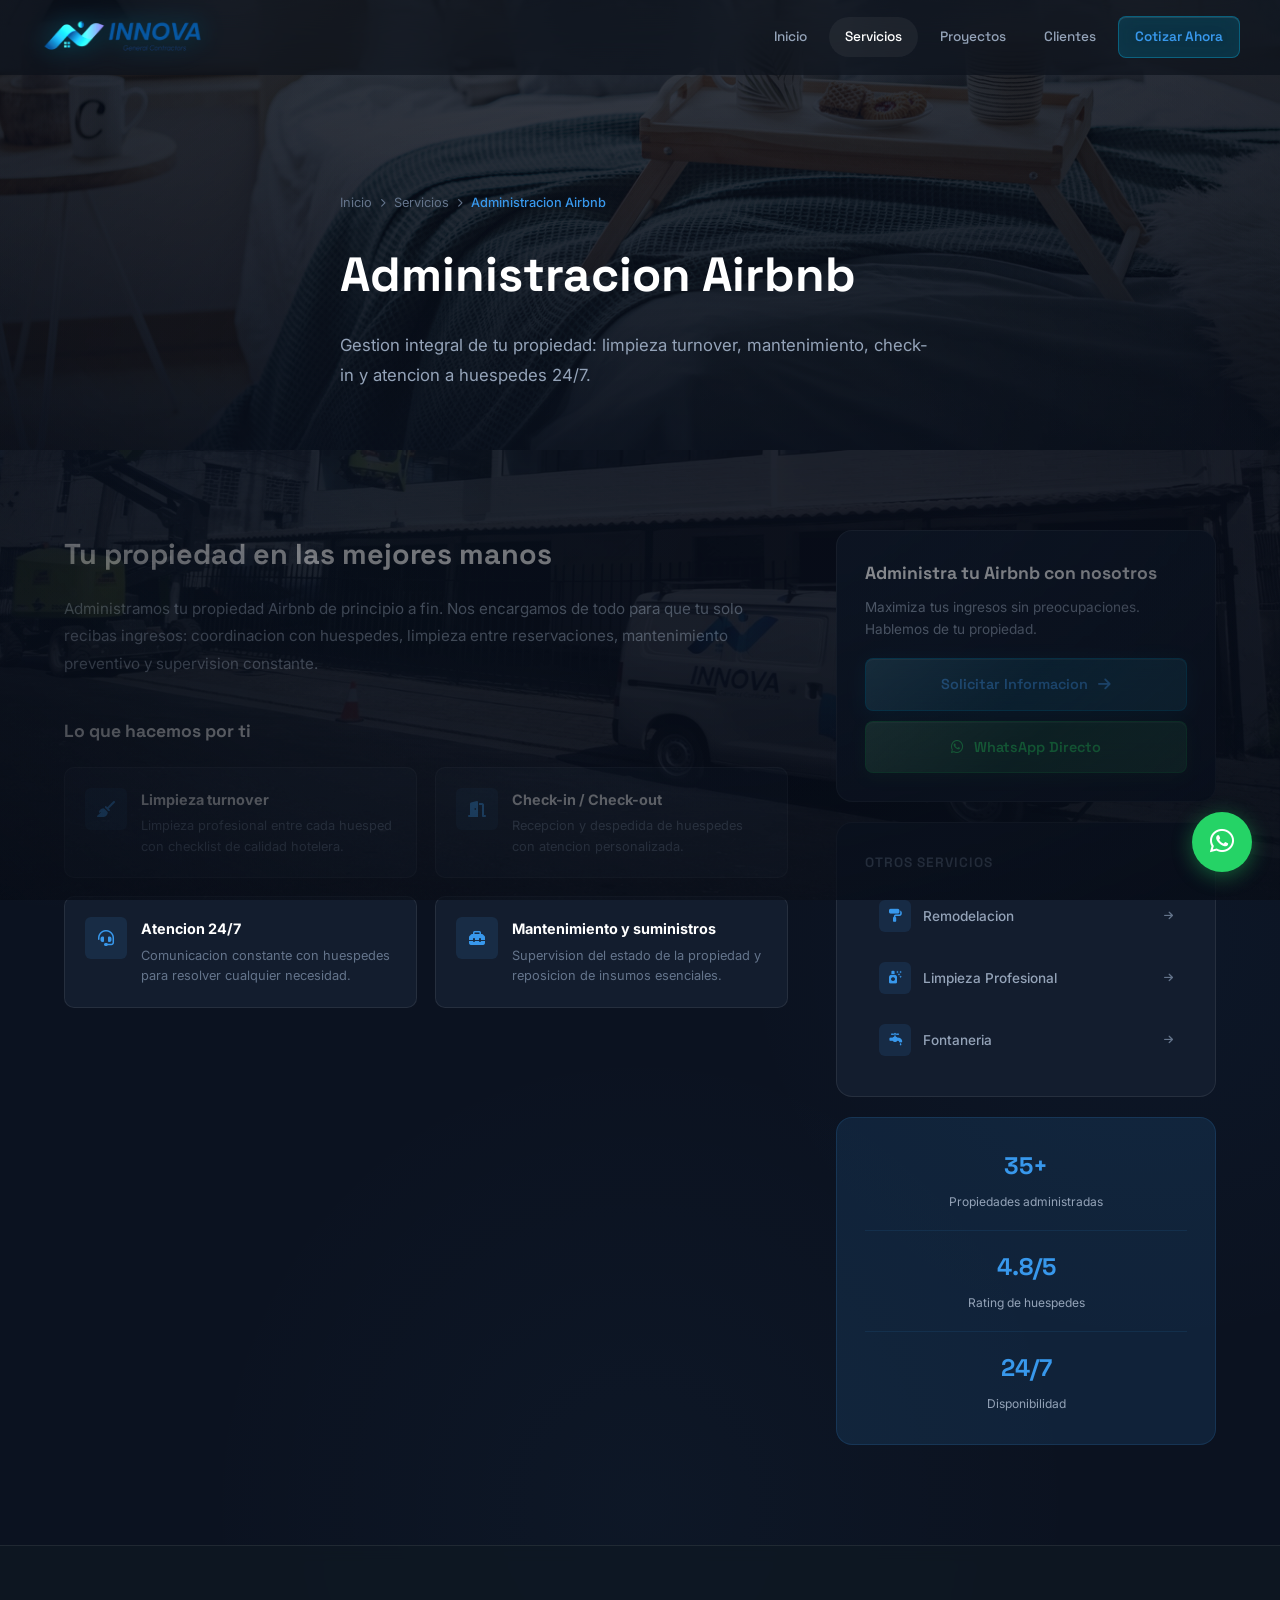
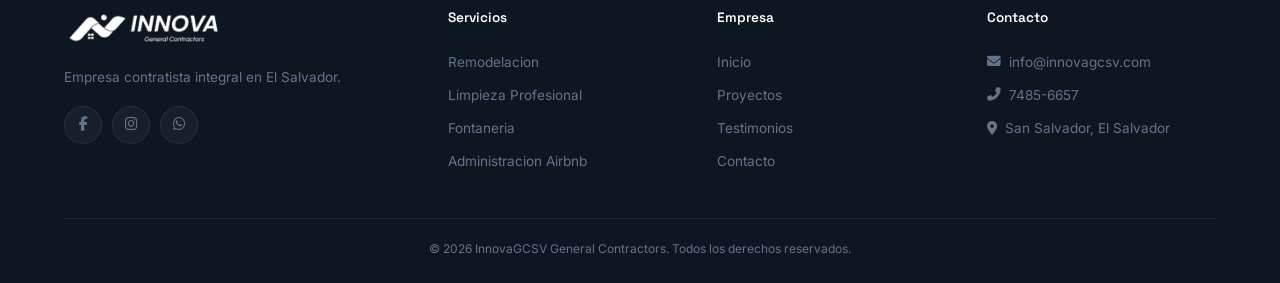
<file: servicios/airbnb.html>
<!DOCTYPE html>
<html lang="es">
<head>
    <meta charset="UTF-8">
    <meta name="viewport" content="width=device-width, initial-scale=1.0">
    <title>Administracion Airbnb en El Salvador | InnovaGCSV</title>
    <meta name="description" content="Servicio de administracion integral de propiedades Airbnb en El Salvador. Limpieza turnover, check-in, atencion a huespedes 24/7, mantenimiento y supervision.">
    <meta name="keywords" content="administracion Airbnb El Salvador, property management, gestion propiedades alquiler, Airbnb management, turnover">
    <meta property="og:title" content="Administracion Airbnb | InnovaGCSV">
    <meta property="og:description" content="Gestion integral de tu propiedad Airbnb en El Salvador: limpieza, mantenimiento, check-in y atencion a huespedes.">
    <meta property="og:type" content="website">
    <meta property="og:url" content="https://innovagcsv.com/servicios/airbnb.html">
    <link rel="icon" type="image/png" href="../images/logos/logo-square-dark.png">
    <link rel="canonical" href="https://innovagcsv.com/servicios/airbnb.html">
    <link rel="preconnect" href="https://fonts.googleapis.com">
    <link rel="preconnect" href="https://fonts.gstatic.com" crossorigin>
    <link href="https://fonts.googleapis.com/css2?family=Inter:wght@300;400;500;600;700;800;900&family=Space+Grotesk:wght@400;500;600;700&display=swap" rel="stylesheet">
    <link rel="stylesheet" href="https://cdnjs.cloudflare.com/ajax/libs/font-awesome/6.5.1/css/all.min.css">
    <link rel="stylesheet" href="../css/styles.css">
    <link rel="stylesheet" href="../css/servicios.css">
</head>
<body>
    <header class="header scrolled" id="header">
        <div class="container header-inner">
            <a href="../index.html" class="logo">
                <img src="../images/logos/logo-horizontal-color.png" alt="InnovaGCSV" class="logo-img">
            </a>
            <button class="nav-toggle" id="navToggle" aria-label="Menu"><span></span><span></span><span></span></button>
            <nav class="nav" id="nav">
                <a href="../index.html" class="nav-link">Inicio</a>
                <a href="../index.html#servicios" class="nav-link active">Servicios</a>
                <a href="../index.html#proyectos" class="nav-link">Proyectos</a>
                <a href="../index.html#testimonios" class="nav-link">Clientes</a>
                <a href="../index.html#contacto" class="nav-link cta-nav">Cotizar Ahora</a>
            </nav>
        </div>
    </header>

    <section class="service-hero">
        <div class="service-hero-bg">
            <img src="../images/airbnb/airbnb-1.jpg" alt="Administracion Airbnb" loading="eager">
            <div class="service-hero-overlay"></div>
        </div>
        <div class="container service-hero-inner">
            <nav class="breadcrumb" aria-label="Breadcrumb"><a href="../index.html">Inicio</a><i class="fas fa-chevron-right"></i><a href="../index.html#servicios">Servicios</a><i class="fas fa-chevron-right"></i><span>Administracion Airbnb</span></nav>
            <h1>Administracion Airbnb</h1>
            <p>Gestion integral de tu propiedad: limpieza turnover, mantenimiento, check-in y atencion a huespedes 24/7.</p>
        </div>
    </section>

    <section class="service-content">
        <div class="container">
            <div class="service-grid">
                <div class="service-main">
                    <h2>Tu propiedad en las mejores manos</h2>
                    <p>Administramos tu propiedad Airbnb de principio a fin. Nos encargamos de todo para que tu solo recibas ingresos: coordinacion con huespedes, limpieza entre reservaciones, mantenimiento preventivo y supervision constante.</p>

                    <div class="service-features-list">
                        <h3>Lo que hacemos por ti</h3>
                        <div class="features-grid">
                            <div class="feature-item">
                                <div class="feature-icon"><i class="fas fa-broom"></i></div>
                                <div>
                                    <strong>Limpieza turnover</strong>
                                    <p>Limpieza profesional entre cada huesped con checklist de calidad hotelera.</p>
                                </div>
                            </div>
                            <div class="feature-item">
                                <div class="feature-icon"><i class="fas fa-door-open"></i></div>
                                <div>
                                    <strong>Check-in / Check-out</strong>
                                    <p>Recepcion y despedida de huespedes con atencion personalizada.</p>
                                </div>
                            </div>
                            <div class="feature-item">
                                <div class="feature-icon"><i class="fas fa-headset"></i></div>
                                <div>
                                    <strong>Atencion 24/7</strong>
                                    <p>Comunicacion constante con huespedes para resolver cualquier necesidad.</p>
                                </div>
                            </div>
                            <div class="feature-item">
                                <div class="feature-icon"><i class="fas fa-toolbox"></i></div>
                                <div>
                                    <strong>Mantenimiento y suministros</strong>
                                    <p>Supervision del estado de la propiedad y reposicion de insumos esenciales.</p>
                                </div>
                            </div>
                        </div>
                    </div>

                </div>

                <aside class="service-sidebar">
                    <div class="sidebar-card sidebar-cta">
                        <h3>Administra tu Airbnb con nosotros</h3>
                        <p>Maximiza tus ingresos sin preocupaciones. Hablemos de tu propiedad.</p>
                        <a href="../index.html#contacto" class="btn btn-primary btn-full"><span>Solicitar Informacion</span><i class="fas fa-arrow-right"></i></a>
                        <a href="https://wa.me/50374856657?text=Hola%2C%20me%20interesa%20la%20administracion%20Airbnb" target="_blank" rel="noopener" class="btn btn-whatsapp btn-full"><i class="fab fa-whatsapp"></i><span>WhatsApp Directo</span></a>
                    </div>
                    <div class="sidebar-card sidebar-services">
                        <h4>Otros servicios</h4>
                        <a href="remodelacion.html" class="sidebar-service-link"><i class="fas fa-paint-roller"></i><span>Remodelacion</span><i class="fas fa-arrow-right"></i></a>
                        <a href="limpieza.html" class="sidebar-service-link"><i class="fas fa-spray-can-sparkles"></i><span>Limpieza Profesional</span><i class="fas fa-arrow-right"></i></a>
                        <a href="fontaneria.html" class="sidebar-service-link"><i class="fas fa-faucet-drip"></i><span>Fontaneria</span><i class="fas fa-arrow-right"></i></a>
                    </div>
                    <div class="sidebar-card sidebar-trust">
                        <div class="trust-stat"><strong>35+</strong><span>Propiedades administradas</span></div>
                        <div class="trust-stat"><strong>4.8/5</strong><span>Rating de huespedes</span></div>
                        <div class="trust-stat"><strong>24/7</strong><span>Disponibilidad</span></div>
                    </div>
                </aside>
            </div>
        </div>
    </section>

    <footer class="footer">
        <div class="container">
            <div class="footer-grid">
                <div class="footer-brand"><img src="../images/logos/logo-horizontal-blanco.png" alt="InnovaGCSV" class="footer-logo"><p>Empresa contratista integral en El Salvador.</p><div class="footer-social"><a href="https://www.facebook.com/innovagcsv" target="_blank" rel="noopener" aria-label="Facebook"><i class="fab fa-facebook-f"></i></a><a href="https://www.instagram.com/innovagcsv" target="_blank" rel="noopener" aria-label="Instagram"><i class="fab fa-instagram"></i></a><a href="https://wa.me/50374856657" target="_blank" rel="noopener" aria-label="WhatsApp"><i class="fab fa-whatsapp"></i></a></div></div>
                <div class="footer-links"><h4>Servicios</h4><a href="remodelacion.html">Remodelacion</a><a href="limpieza.html">Limpieza Profesional</a><a href="fontaneria.html">Fontaneria</a><a href="airbnb.html">Administracion Airbnb</a></div>
                <div class="footer-links"><h4>Empresa</h4><a href="../index.html">Inicio</a><a href="../index.html#proyectos">Proyectos</a><a href="../index.html#testimonios">Testimonios</a><a href="../index.html#contacto">Contacto</a></div>
                <div class="footer-contact"><h4>Contacto</h4><a href="mailto:info@innovagcsv.com"><i class="fas fa-envelope"></i> info@innovagcsv.com</a><a href="tel:+50374856657"><i class="fas fa-phone-alt"></i> 7485-6657</a><a href="#"><i class="fas fa-map-marker-alt"></i> San Salvador, El Salvador</a></div>
            </div>
            <div class="footer-bottom"><p>&copy; 2026 InnovaGCSV General Contractors. Todos los derechos reservados.</p></div>
        </div>
    </footer>
    <a href="https://wa.me/50374856657?text=Hola%2C%20me%20interesa%20la%20administracion%20Airbnb" class="whatsapp-float" target="_blank" rel="noopener" aria-label="WhatsApp"><i class="fab fa-whatsapp"></i></a>
    <script src="../js/main.js"></script><script src="../js/servicios.js"></script>
    <script type="application/ld+json">{"@context":"https://schema.org","@type":"Service","name":"Administracion Airbnb","description":"Gestion integral de propiedades Airbnb en El Salvador.","provider":{"@type":"LocalBusiness","name":"InnovaGCSV General Contractors"},"areaServed":{"@type":"Country","name":"El Salvador"},"url":"https://innovagcsv.com/servicios/airbnb.html"}</script>
</body>
</html>
</file>
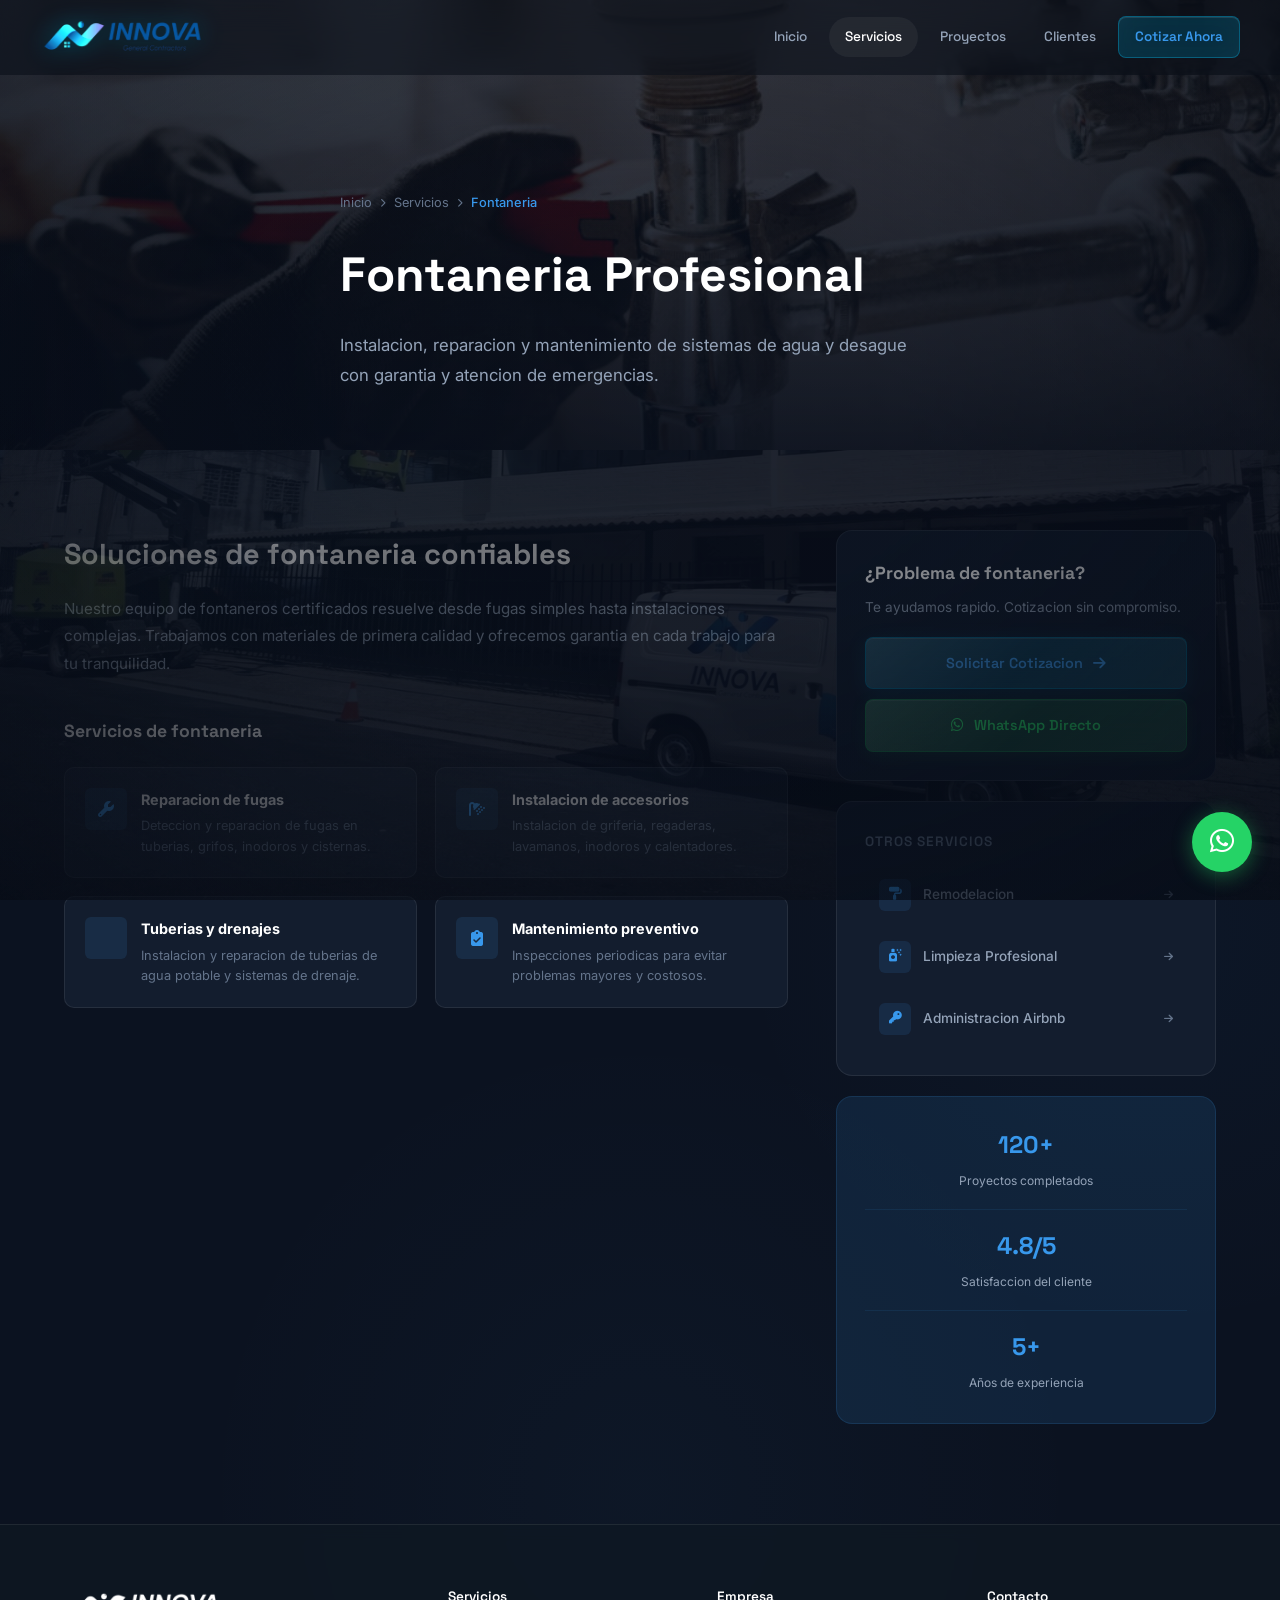
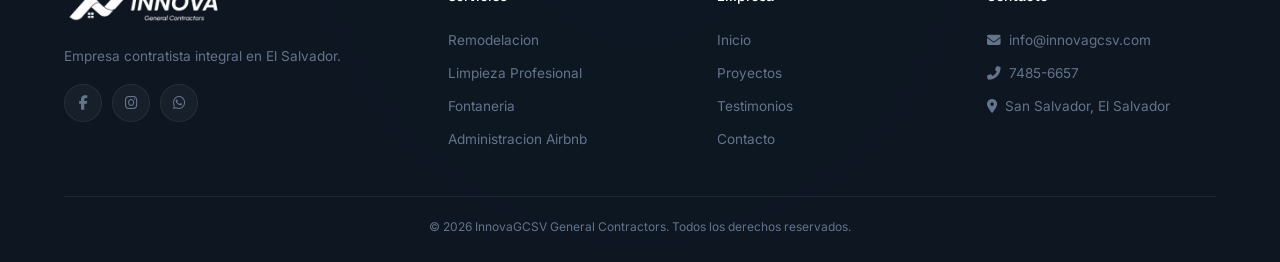
<file: servicios/fontaneria.html>
<!DOCTYPE html>
<html lang="es">
<head>
    <meta charset="UTF-8">
    <meta name="viewport" content="width=device-width, initial-scale=1.0">
    <title>Fontaneria Profesional en El Salvador | InnovaGCSV</title>
    <meta name="description" content="Servicio de fontaneria profesional en El Salvador. Reparacion de fugas, instalacion de tuberias, mantenimiento preventivo y emergencias. Garantia en cada trabajo.">
    <meta name="keywords" content="fontaneria El Salvador, plomeria, reparacion de tuberias, fugas de agua, instalacion sanitaria">
    <meta property="og:title" content="Fontaneria Profesional | InnovaGCSV">
    <meta property="og:description" content="Instalacion, reparacion y mantenimiento de sistemas de agua y desague en El Salvador.">
    <meta property="og:type" content="website">
    <meta property="og:url" content="https://innovagcsv.com/servicios/fontaneria.html">
    <link rel="icon" type="image/png" href="../images/logos/logo-square-dark.png">
    <link rel="canonical" href="https://innovagcsv.com/servicios/fontaneria.html">
    <link rel="preconnect" href="https://fonts.googleapis.com">
    <link rel="preconnect" href="https://fonts.gstatic.com" crossorigin>
    <link href="https://fonts.googleapis.com/css2?family=Inter:wght@300;400;500;600;700;800;900&family=Space+Grotesk:wght@400;500;600;700&display=swap" rel="stylesheet">
    <link rel="stylesheet" href="https://cdnjs.cloudflare.com/ajax/libs/font-awesome/6.5.1/css/all.min.css">
    <link rel="stylesheet" href="../css/styles.css">
    <link rel="stylesheet" href="../css/servicios.css">
</head>
<body>
    <header class="header scrolled" id="header">
        <div class="container header-inner">
            <a href="../index.html" class="logo">
                <img src="../images/logos/logo-horizontal-color.png" alt="InnovaGCSV" class="logo-img">
            </a>
            <button class="nav-toggle" id="navToggle" aria-label="Menu"><span></span><span></span><span></span></button>
            <nav class="nav" id="nav">
                <a href="../index.html" class="nav-link">Inicio</a>
                <a href="../index.html#servicios" class="nav-link active">Servicios</a>
                <a href="../index.html#proyectos" class="nav-link">Proyectos</a>
                <a href="../index.html#testimonios" class="nav-link">Clientes</a>
                <a href="../index.html#contacto" class="nav-link cta-nav">Cotizar Ahora</a>
            </nav>
        </div>
    </header>

    <section class="service-hero">
        <div class="service-hero-bg">
            <img src="../images/fontaneria/fontaneria-1.jpg" alt="Fontaneria profesional" loading="eager">
            <div class="service-hero-overlay"></div>
        </div>
        <div class="container service-hero-inner">
            <nav class="breadcrumb" aria-label="Breadcrumb"><a href="../index.html">Inicio</a><i class="fas fa-chevron-right"></i><a href="../index.html#servicios">Servicios</a><i class="fas fa-chevron-right"></i><span>Fontaneria</span></nav>
            <h1>Fontaneria Profesional</h1>
            <p>Instalacion, reparacion y mantenimiento de sistemas de agua y desague con garantia y atencion de emergencias.</p>
        </div>
    </section>

    <section class="service-content">
        <div class="container">
            <div class="service-grid">
                <div class="service-main">
                    <h2>Soluciones de fontaneria confiables</h2>
                    <p>Nuestro equipo de fontaneros certificados resuelve desde fugas simples hasta instalaciones complejas. Trabajamos con materiales de primera calidad y ofrecemos garantia en cada trabajo para tu tranquilidad.</p>

                    <div class="service-features-list">
                        <h3>Servicios de fontaneria</h3>
                        <div class="features-grid">
                            <div class="feature-item">
                                <div class="feature-icon"><i class="fas fa-wrench"></i></div>
                                <div>
                                    <strong>Reparacion de fugas</strong>
                                    <p>Deteccion y reparacion de fugas en tuberias, grifos, inodoros y cisternas.</p>
                                </div>
                            </div>
                            <div class="feature-item">
                                <div class="feature-icon"><i class="fas fa-shower"></i></div>
                                <div>
                                    <strong>Instalacion de accesorios</strong>
                                    <p>Instalacion de griferia, regaderas, lavamanos, inodoros y calentadores.</p>
                                </div>
                            </div>
                            <div class="feature-item">
                                <div class="feature-icon"><i class="fas fa-pipe-section"></i></div>
                                <div>
                                    <strong>Tuberias y drenajes</strong>
                                    <p>Instalacion y reparacion de tuberias de agua potable y sistemas de drenaje.</p>
                                </div>
                            </div>
                            <div class="feature-item">
                                <div class="feature-icon"><i class="fas fa-clipboard-check"></i></div>
                                <div>
                                    <strong>Mantenimiento preventivo</strong>
                                    <p>Inspecciones periodicas para evitar problemas mayores y costosos.</p>
                                </div>
                            </div>
                        </div>
                    </div>

                </div>

                <aside class="service-sidebar">
                    <div class="sidebar-card sidebar-cta">
                        <h3>¿Problema de fontaneria?</h3>
                        <p>Te ayudamos rapido. Cotizacion sin compromiso.</p>
                        <a href="../index.html#contacto" class="btn btn-primary btn-full"><span>Solicitar Cotizacion</span><i class="fas fa-arrow-right"></i></a>
                        <a href="https://wa.me/50374856657?text=Hola%2C%20necesito%20servicio%20de%20fontaneria" target="_blank" rel="noopener" class="btn btn-whatsapp btn-full"><i class="fab fa-whatsapp"></i><span>WhatsApp Directo</span></a>
                    </div>
                    <div class="sidebar-card sidebar-services">
                        <h4>Otros servicios</h4>
                        <a href="remodelacion.html" class="sidebar-service-link"><i class="fas fa-paint-roller"></i><span>Remodelacion</span><i class="fas fa-arrow-right"></i></a>
                        <a href="limpieza.html" class="sidebar-service-link"><i class="fas fa-spray-can-sparkles"></i><span>Limpieza Profesional</span><i class="fas fa-arrow-right"></i></a>
                        <a href="airbnb.html" class="sidebar-service-link"><i class="fas fa-key"></i><span>Administracion Airbnb</span><i class="fas fa-arrow-right"></i></a>
                    </div>
                    <div class="sidebar-card sidebar-trust">
                        <div class="trust-stat"><strong>120+</strong><span>Proyectos completados</span></div>
                        <div class="trust-stat"><strong>4.8/5</strong><span>Satisfaccion del cliente</span></div>
                        <div class="trust-stat"><strong>5+</strong><span>Años de experiencia</span></div>
                    </div>
                </aside>
            </div>
        </div>
    </section>

    <footer class="footer">
        <div class="container">
            <div class="footer-grid">
                <div class="footer-brand"><img src="../images/logos/logo-horizontal-blanco.png" alt="InnovaGCSV" class="footer-logo"><p>Empresa contratista integral en El Salvador.</p><div class="footer-social"><a href="https://www.facebook.com/innovagcsv" target="_blank" rel="noopener" aria-label="Facebook"><i class="fab fa-facebook-f"></i></a><a href="https://www.instagram.com/innovagcsv" target="_blank" rel="noopener" aria-label="Instagram"><i class="fab fa-instagram"></i></a><a href="https://wa.me/50374856657" target="_blank" rel="noopener" aria-label="WhatsApp"><i class="fab fa-whatsapp"></i></a></div></div>
                <div class="footer-links"><h4>Servicios</h4><a href="remodelacion.html">Remodelacion</a><a href="limpieza.html">Limpieza Profesional</a><a href="fontaneria.html">Fontaneria</a><a href="airbnb.html">Administracion Airbnb</a></div>
                <div class="footer-links"><h4>Empresa</h4><a href="../index.html">Inicio</a><a href="../index.html#proyectos">Proyectos</a><a href="../index.html#testimonios">Testimonios</a><a href="../index.html#contacto">Contacto</a></div>
                <div class="footer-contact"><h4>Contacto</h4><a href="mailto:info@innovagcsv.com"><i class="fas fa-envelope"></i> info@innovagcsv.com</a><a href="tel:+50374856657"><i class="fas fa-phone-alt"></i> 7485-6657</a><a href="#"><i class="fas fa-map-marker-alt"></i> San Salvador, El Salvador</a></div>
            </div>
            <div class="footer-bottom"><p>&copy; 2026 InnovaGCSV General Contractors. Todos los derechos reservados.</p></div>
        </div>
    </footer>
    <a href="https://wa.me/50374856657?text=Hola%2C%20necesito%20servicio%20de%20fontaneria" class="whatsapp-float" target="_blank" rel="noopener" aria-label="WhatsApp"><i class="fab fa-whatsapp"></i></a>
    <script src="../js/main.js"></script><script src="../js/servicios.js"></script>
    <script type="application/ld+json">{"@context":"https://schema.org","@type":"Service","name":"Fontaneria Profesional","description":"Servicio de fontaneria profesional en El Salvador.","provider":{"@type":"LocalBusiness","name":"InnovaGCSV General Contractors"},"areaServed":{"@type":"Country","name":"El Salvador"},"url":"https://innovagcsv.com/servicios/fontaneria.html"}</script>
</body>
</html>
</file>
<file: css/styles.css>
/* ============================================
   InnovaGCSV — Modern Professional Rebuild
   ============================================ */

*, *::before, *::after { margin:0; padding:0; box-sizing:border-box; }

:root {
    --bg: #0b1220;
    --bg-card: #131d2e;
    --bg-card-hover: #1a2740;
    --bg-surface: #101a2a;
    --border: rgba(255,255,255,.08);
    --border-hover: rgba(56,152,236,.25);
    --cyan: #3898ec;
    --cyan-dim: rgba(56,152,236,.12);
    --cyan-glow: rgba(56,152,236,.08);
    --accent-light: #5bb8f5;
    --white: #ffffff;
    --text-primary: #e8edf5;
    --text-secondary: #94a3b8;
    --text-muted: #64748b;
    --gold: #fbbf24;
    --green: #22c55e;
    --whatsapp: #25d366;
    --gradient-cyan: linear-gradient(135deg, #3898ec 0%, #2563eb 100%);
    --gradient-bg: linear-gradient(180deg, #0b1220 0%, #0f1d33 50%, #0b1220 100%);
    --radius: 16px;
    --radius-sm: 10px;
    --radius-xs: 6px;
    --radius-full: 9999px;
    --shadow: 0 4px 24px rgba(0,0,0,.25);
    --shadow-lg: 0 12px 48px rgba(0,0,0,.35);
    --transition: all .3s cubic-bezier(.4,0,.2,1);
    --font-heading: 'Space Grotesk', sans-serif;
    --font-body: 'Inter', sans-serif;
}

html { scroll-behavior: smooth; scroll-padding-top: 90px; }

body {
    font-family: var(--font-body);
    color: var(--text-primary);
    line-height: 1.7;
    background: var(--bg);
    background-image:
        radial-gradient(ellipse 80% 50% at 10% 20%, rgba(91,184,245,.04) 0%, transparent 60%),
        radial-gradient(ellipse 60% 40% at 90% 50%, rgba(56,152,236,.035) 0%, transparent 55%),
        radial-gradient(ellipse 70% 50% at 50% 80%, rgba(91,184,245,.03) 0%, transparent 50%);
    overflow-x: hidden;
    -webkit-font-smoothing: antialiased;
    position: relative;
}

/* Global watermark (fixed background image) */
body::before {
    content: '';
    position: fixed;
    inset: 0;
    width: 100vw;
    height: 100vh;
    background-image: url('../images/watermark.jpeg');
    background-size: cover;
    background-position: center center;
    background-repeat: no-repeat;
    /* background-attachment: fixed se quita porque iOS no lo soporta;
       position: fixed ya logra el efecto de marca de agua estatica */
    opacity: 0.18;
    filter: grayscale(20%) contrast(0.95) saturate(1.1);
    pointer-events: none;
    z-index: 0;
    will-change: transform;
}

/* Dark overlay on top of watermark for readability */
body::after {
    content: '';
    position: fixed;
    inset: 0;
    background:
        linear-gradient(180deg, rgba(5,10,20,.35) 0%, rgba(5,10,20,.55) 100%),
        radial-gradient(ellipse at center, transparent 30%, rgba(5,10,20,.5) 100%);
    pointer-events: none;
    z-index: 0;
}

/* Ensure all content stays above watermark */
.header, .loader, .hero, .trust-bar, .about-us, .services, .process,
.projects, .video-showcase, .testimonials, .cta-section, .contact, .footer,
.whatsapp-float, .lightbox { position: relative; z-index: 1; }

/* Mobile: refuerzo del watermark para iOS/Android */
@media (max-width: 1024px) {
    body::before {
        position: fixed;
        background-attachment: scroll;
        background-size: cover;
        opacity: 0.15;
    }
}
@media (max-width: 768px) {
    body::before {
        opacity: 0.13;
        filter: grayscale(30%) contrast(0.9) saturate(1.05);
    }
}

.container { max-width: 1200px; margin: 0 auto; padding: 0 24px; }
img { max-width: 100%; height: auto; display: block; }
a { text-decoration: none; color: inherit; }
ul { list-style: none; }

/* Gradient text utility */
.gradient-text {
    background: var(--gradient-cyan);
    -webkit-background-clip: text;
    -webkit-text-fill-color: transparent;
    background-clip: text;
}

/* ---- LOADER ---- */
.loader {
    position: fixed; inset: 0; z-index: 9999;
    background: var(--bg);
    display: flex; align-items: center; justify-content: center;
    transition: opacity .5s, visibility .5s;
}
.loader.hidden { opacity: 0; visibility: hidden; pointer-events: none; }
.loader-logo { text-align: center; }
.loader-logo img { height: 60px; margin: 0 auto 20px; }
.loader-bar { width: 180px; height: 3px; background: var(--border); border-radius: 3px; overflow: hidden; }
.loader-progress { height: 100%; width: 0; background: var(--gradient-cyan); border-radius: 3px; animation: load .8s ease-out forwards; }
@keyframes load { to { width: 100%; } }

/* ---- BUTTONS (Glass / Rectangular) ---- */
.btn {
    display: inline-flex; align-items: center; gap: 10px;
    padding: 13px 28px;
    border-radius: 8px;
    font-family: var(--font-heading);
    font-weight: 600; font-size: .9rem;
    cursor: pointer;
    border: 1px solid rgba(255,255,255,.1);
    transition: var(--transition);
    white-space: nowrap;
    position: relative;
    overflow: hidden;
    backdrop-filter: blur(12px);
    -webkit-backdrop-filter: blur(12px);
}
.btn::before {
    content: '';
    position: absolute; inset: 0;
    background: linear-gradient(135deg, rgba(255,255,255,.12) 0%, rgba(255,255,255,.02) 50%, rgba(255,255,255,.06) 100%);
    pointer-events: none;
    transition: opacity .3s;
}
.btn:hover::before { opacity: .6; }
.btn-lg { padding: 16px 34px; font-size: .95rem; }
.btn-full { width: 100%; justify-content: center; }

.btn-primary {
    background: rgba(0,200,255,.18);
    color: var(--cyan);
    border-color: rgba(0,200,255,.3);
    box-shadow: 0 4px 20px rgba(0,200,255,.12), inset 0 1px 0 rgba(255,255,255,.1);
}
.btn-primary:hover {
    background: rgba(0,200,255,.28);
    border-color: rgba(0,200,255,.5);
    transform: translateY(-2px);
    box-shadow: 0 8px 32px rgba(0,200,255,.25), inset 0 1px 0 rgba(255,255,255,.15);
}
.btn-primary i { transition: transform .3s; }
.btn-primary:hover i { transform: translateX(4px); }

.btn-ghost {
    background: rgba(255,255,255,.04);
    color: var(--text-primary);
    border-color: rgba(255,255,255,.08);
    box-shadow: inset 0 1px 0 rgba(255,255,255,.06);
}
.btn-ghost:hover {
    border-color: rgba(0,200,255,.25);
    color: var(--cyan);
    background: rgba(0,200,255,.08);
    box-shadow: 0 4px 16px rgba(0,200,255,.08), inset 0 1px 0 rgba(255,255,255,.08);
}

.btn-outline-dark {
    background: rgba(255,255,255,.03);
    color: var(--cyan);
    border-color: rgba(255,255,255,.08);
    font-size: .85rem;
    padding: 10px 20px;
    box-shadow: inset 0 1px 0 rgba(255,255,255,.05);
}
.btn-outline-dark:hover {
    border-color: rgba(0,200,255,.3);
    background: rgba(0,200,255,.1);
    box-shadow: 0 4px 16px rgba(0,200,255,.08), inset 0 1px 0 rgba(255,255,255,.08);
}
.btn-outline-dark i { font-size: .75rem; transition: transform .3s; }
.btn-outline-dark:hover i { transform: translateX(4px); }

.btn-whatsapp {
    background: rgba(37,211,102,.2);
    color: var(--whatsapp);
    border-color: rgba(37,211,102,.3);
    box-shadow: 0 4px 16px rgba(37,211,102,.1), inset 0 1px 0 rgba(255,255,255,.08);
}
.btn-whatsapp:hover {
    background: rgba(37,211,102,.3);
    border-color: rgba(37,211,102,.5);
    transform: translateY(-2px);
    box-shadow: 0 8px 24px rgba(37,211,102,.2), inset 0 1px 0 rgba(255,255,255,.12);
}

/* ---- HEADER ---- */
.header {
    position: fixed; top: 0; left: 0; width: 100%; z-index: 1000;
    background: rgba(5,10,20,.5);
    backdrop-filter: blur(20px); -webkit-backdrop-filter: blur(20px);
    border-bottom: 1px solid transparent;
    transition: var(--transition);
}
.header.scrolled {
    background: rgba(5,10,20,.9);
    border-color: var(--border);
}
.header-inner {
    display: flex; align-items: center; justify-content: space-between;
    padding: 14px 0;
}
.logo { display: flex; align-items: center; }
.logo-wrap {
    position: relative;
    display: flex; align-items: center;
    transition: var(--transition);
}
.logo-img {
    height: 46px;
    display: block;
    filter:
        brightness(1.4)
        contrast(1.1)
        drop-shadow(0 0 12px rgba(0,200,255,.35))
        drop-shadow(0 2px 8px rgba(0,0,0,.4));
    transition: var(--transition);
}
.logo:hover .logo-img {
    filter:
        brightness(1.5)
        contrast(1.15)
        drop-shadow(0 0 16px rgba(0,200,255,.55))
        drop-shadow(0 2px 10px rgba(0,0,0,.4));
    transform: translateY(-1px);
}

.nav { display: flex; align-items: center; gap: 6px; }
.nav-link {
    font-family: var(--font-heading);
    font-weight: 500; font-size: .85rem;
    color: var(--text-secondary);
    padding: 8px 16px; border-radius: var(--radius-full);
    transition: var(--transition);
}
.nav-link:hover, .nav-link.active { color: var(--white); background: rgba(255,255,255,.05); }
.nav-link.cta-nav {
    background: rgba(0,200,255,.18);
    color: var(--cyan); font-weight: 600;
    border: 1px solid rgba(0,200,255,.3);
    border-radius: 8px;
    backdrop-filter: blur(12px); -webkit-backdrop-filter: blur(12px);
    box-shadow: inset 0 1px 0 rgba(255,255,255,.1);
}
.nav-link.cta-nav:hover {
    background: rgba(0,200,255,.28);
    border-color: rgba(0,200,255,.5);
    box-shadow: 0 4px 20px rgba(0,200,255,.2), inset 0 1px 0 rgba(255,255,255,.12);
}

.nav-toggle {
    display: none; background: none; border: none; cursor: pointer;
    width: 32px; height: 24px; position: relative; padding: 0;
}
.nav-toggle span {
    display: block; position: absolute; left: 0;
    width: 100%; height: 2px; background: var(--white);
    border-radius: 2px; transition: var(--transition);
}
.nav-toggle span:nth-child(1) { top: 0; }
.nav-toggle span:nth-child(2) { top: 11px; }
.nav-toggle span:nth-child(3) { top: 22px; }
.nav-toggle.open span:nth-child(1) { top: 11px; transform: rotate(45deg); }
.nav-toggle.open span:nth-child(2) { opacity: 0; }
.nav-toggle.open span:nth-child(3) { top: 11px; transform: rotate(-45deg); }

/* ---- HERO ---- */
.hero {
    position: relative;
    min-height: 100vh;
    display: flex; align-items: center;
    padding: 120px 0 80px;
    overflow: hidden;
}
.hero-bg {
    position: absolute; inset: 0;
    background: url('../images/hero-portada.png') center/cover no-repeat;
}
.hero-gradient {
    position: absolute; inset: 0;
    background:
        radial-gradient(ellipse 80% 60% at 20% 40%, rgba(56,152,236,.1) 0%, transparent 60%),
        radial-gradient(ellipse 60% 50% at 80% 60%, rgba(56,152,236,.08) 0%, transparent 60%),
        linear-gradient(180deg, rgba(11,18,32,.5) 0%, rgba(15,29,51,.4) 50%, rgba(11,18,32,.65) 100%);
}
.hero-grid-pattern { display: none; }

.hero-inner {
    display: grid;
    grid-template-columns: 1fr .9fr;
    gap: 60px; align-items: center;
    position: relative; z-index: 1;
}

.hero-badge {
    display: inline-flex; align-items: center; gap: 8px;
    padding: 6px 16px 6px 10px;
    border-radius: var(--radius-full);
    background: var(--cyan-dim);
    border: 1px solid rgba(0,200,255,.15);
    font-size: .8rem; color: var(--cyan);
    font-weight: 500;
    margin-bottom: 24px;
}
.hero-badge i { font-size: .7rem; }

.hero-title {
    font-family: var(--font-heading);
    font-size: clamp(2rem, 4.5vw, 3.4rem);
    font-weight: 800; line-height: 1.15;
    color: var(--white);
    margin-bottom: 20px;
}

.hero-text {
    font-size: 1.05rem;
    color: var(--text-secondary);
    max-width: 520px;
    margin-bottom: 32px;
    line-height: 1.8;
}

.hero-actions { display: flex; gap: 14px; flex-wrap: wrap; margin-bottom: 40px; }

/* Trust avatars */
.hero-trust { display: flex; align-items: center; gap: 14px; }
.trust-avatars { display: flex; }
.avatar {
    width: 36px; height: 36px; border-radius: 50%;
    background: var(--bg-card); border: 2px solid var(--bg);
    display: flex; align-items: center; justify-content: center;
    margin-right: -10px; font-size: .7rem; color: var(--text-muted);
}
.avatar-count {
    background: var(--cyan-dim); color: var(--cyan);
    font-weight: 700; font-size: .65rem; border-color: var(--cyan-dim);
}
.trust-info { font-size: .8rem; color: var(--text-secondary); }
.trust-stars { color: var(--gold); font-size: .75rem; margin-bottom: 2px; }
.trust-stars strong { color: var(--white); margin-left: 4px; }
.trust-info span { font-size: .75rem; }

/* Hero Cards */
.hero-card-stack { position: relative; height: 400px; }
.hero-stat-card {
    position: absolute;
    background: rgba(11,18,32,.35);
    backdrop-filter: blur(18px) saturate(1.4);
    -webkit-backdrop-filter: blur(18px) saturate(1.4);
    border: 1px solid rgba(255,255,255,.1);
    border-radius: var(--radius);
    padding: 24px 28px;
    min-width: 220px;
    box-shadow: 0 8px 32px rgba(0,0,0,.2), inset 0 1px 0 rgba(255,255,255,.08);
    transition: var(--transition);
    animation: cardFloat 6s ease-in-out infinite;
}
.hero-stat-card:hover {
    border-color: rgba(56,152,236,.35);
    transform: translateY(-6px) scale(1.02);
    box-shadow: 0 12px 40px rgba(0,0,0,.25), 0 0 30px rgba(56,152,236,.1), inset 0 1px 0 rgba(255,255,255,.12);
    background: rgba(11,18,32,.45);
}
.card-1 { top: 10px; left: 20px; z-index: 3; animation-delay: 0s; }
.card-2 { top: 140px; right: 0; z-index: 2; animation-delay: -2s; }
.card-3 { bottom: 20px; left: 40px; z-index: 1; animation-delay: -4s; }

@keyframes cardFloat {
    0%, 100% { transform: translateY(0); }
    50% { transform: translateY(-8px); }
}

.stat-icon {
    width: 40px; height: 40px; border-radius: var(--radius-xs);
    background: rgba(56,152,236,.18);
    border: 1px solid rgba(56,152,236,.15);
    display: flex; align-items: center; justify-content: center;
    color: var(--cyan); font-size: 1rem;
    margin-bottom: 12px;
    box-shadow: inset 0 1px 0 rgba(255,255,255,.1);
}
.stat-number {
    font-family: var(--font-heading);
    font-size: 2rem; font-weight: 800;
    color: var(--white);
}
.stat-number::after { content: '+'; color: var(--cyan); }
.stat-label { font-size: .8rem; color: var(--text-muted); margin-top: 2px; }

/* ---- TRUST BAR ---- */
.trust-bar {
    border-top: 1px solid var(--border);
    border-bottom: 1px solid var(--border);
    padding: 20px 0;
    background: rgba(15, 25, 35, .6);
    backdrop-filter: blur(6px);
    -webkit-backdrop-filter: blur(6px);
}
.trust-bar-inner {
    display: flex; align-items: center; justify-content: center;
    gap: 24px; flex-wrap: wrap;
}
.trust-item {
    display: flex; align-items: center; gap: 8px;
    font-size: .8rem; color: var(--text-secondary);
    font-weight: 500;
}
.trust-item i { color: var(--cyan); font-size: .75rem; }
.trust-divider { width: 1px; height: 20px; background: var(--border); }

/* ---- ABOUT US ---- */
.about-us {
    padding: 100px 0;
    position: relative;
    overflow: hidden;
}
.about-us::before {
    content: '';
    position: absolute;
    top: -150px; left: -150px;
    width: 500px; height: 500px;
    background: radial-gradient(circle, var(--cyan-glow) 0%, transparent 70%);
    border-radius: 50%;
    pointer-events: none;
}
.about-grid {
    display: grid;
    grid-template-columns: .85fr 1.15fr;
    gap: 60px;
    align-items: center;
    position: relative;
    z-index: 1;
}
.about-visual {
    position: relative;
    display: flex;
    align-items: center;
    justify-content: center;
}
.about-image-wrap {
    width: 100%;
    aspect-ratio: 1;
    max-width: 380px;
    display: flex; align-items: center; justify-content: center;
    background: linear-gradient(135deg, rgba(0,200,255,.08) 0%, rgba(0,200,255,.02) 100%);
    border: 1px solid var(--border);
    border-radius: 24px;
    padding: 40px;
    box-shadow: inset 0 1px 0 rgba(255,255,255,.04), 0 20px 60px rgba(0,200,255,.05);
    position: relative;
    overflow: hidden;
}
.about-image-wrap::before {
    content: '';
    position: absolute; inset: 0;
    background: radial-gradient(circle at 30% 20%, rgba(255,255,255,.06) 0%, transparent 50%);
}
.about-img {
    width: 100%; height: 100%;
    object-fit: contain;
    filter: drop-shadow(0 10px 40px rgba(0,200,255,.3));
    position: relative; z-index: 1;
}
.about-badge {
    position: absolute;
    bottom: -10px; right: 10px;
    display: flex; align-items: center; gap: 12px;
    padding: 14px 20px;
    background: rgba(19,29,46,.85);
    border: 1px solid rgba(56,152,236,.25);
    border-radius: 12px;
    backdrop-filter: blur(16px); -webkit-backdrop-filter: blur(16px);
    box-shadow: 0 12px 32px rgba(0,0,0,.3), inset 0 1px 0 rgba(255,255,255,.06);
}
.about-badge-years {
    bottom: auto; top: -10px; right: 10px;
    border-color: rgba(251,191,36,.3);
    background: rgba(19,29,46,.85);
}
.about-badge-years .about-badge-icon {
    background: rgba(251,191,36,.15);
    border-color: rgba(251,191,36,.3);
    color: var(--gold);
}
.about-badge-years strong { color: var(--gold); }

/* Highlight inline "25 años de experiencia" inside paragraph */
.about-years {
    display: inline-block;
    font-style: normal;
    font-weight: 700;
    color: var(--gold);
    background: rgba(251,191,36,.1);
    padding: 2px 10px;
    border-radius: 6px;
    border: 1px solid rgba(251,191,36,.2);
    margin: 0 2px;
}
.about-badge-icon {
    width: 40px; height: 40px; border-radius: 8px;
    background: rgba(0,200,255,.15);
    border: 1px solid rgba(0,200,255,.25);
    display: flex; align-items: center; justify-content: center;
    color: var(--cyan); font-size: 1rem;
}
.about-badge strong {
    display: block; font-size: .8rem; color: var(--white);
    font-family: var(--font-heading); font-weight: 600;
}
.about-badge span {
    display: block; font-size: .7rem; color: var(--text-muted);
    letter-spacing: .5px;
}
.about-content .section-tag { margin-bottom: 16px; }
.about-content .section-title { margin-bottom: 24px; text-align: left; }
.about-text p {
    font-size: .95rem;
    color: var(--text-secondary);
    line-height: 1.8;
    margin-bottom: 16px;
}
.about-text strong { color: var(--text-primary); font-weight: 600; }
.about-more {
    max-height: 0;
    overflow: hidden;
    opacity: 0;
    transition: max-height .5s ease, opacity .4s ease .1s;
}
.about-more.expanded {
    max-height: 1200px;
    opacity: 1;
}
.about-highlight {
    padding: 16px 20px;
    margin-top: 20px;
    background: rgba(0,200,255,.06);
    border-left: 3px solid var(--cyan);
    border-radius: 0 8px 8px 0;
    color: var(--text-primary) !important;
    font-style: italic;
}
.about-toggle {
    margin-top: 24px;
    padding: 11px 22px;
    font-size: .85rem;
}
.about-toggle i {
    transition: transform .3s;
    font-size: .7rem;
}
.about-toggle.expanded i { transform: rotate(180deg); }
.about-toggle .toggle-less { display: none; }
.about-toggle.expanded .toggle-more { display: none; }
.about-toggle.expanded .toggle-less { display: inline; }

/* ---- SECTION HEADER ---- */
.section-header { text-align: center; margin-bottom: 60px; }
.section-tag {
    display: inline-block;
    padding: 5px 14px;
    border-radius: var(--radius-full);
    background: var(--cyan-dim);
    border: 1px solid rgba(0,200,255,.12);
    font-size: .75rem; font-weight: 600;
    color: var(--cyan);
    text-transform: uppercase;
    letter-spacing: 1px;
    margin-bottom: 16px;
}
.section-title {
    font-family: var(--font-heading);
    font-size: clamp(1.6rem, 3vw, 2.4rem);
    font-weight: 700; color: var(--white);
    margin-bottom: 14px;
}
.section-desc {
    font-size: 1rem; color: var(--text-secondary);
    max-width: 600px; margin: 0 auto; line-height: 1.8;
}

/* ---- SERVICES ---- */
.services {
    padding: 100px 0;
    background-image: radial-gradient(ellipse 60% 50% at 80% 30%, rgba(91,184,245,.04) 0%, transparent 60%);
}
.services-grid {
    display: grid;
    grid-template-columns: repeat(2, 1fr);
    gap: 24px;
}
.service-card {
    background: var(--bg-card);
    border: 1px solid var(--border);
    border-radius: var(--radius);
    overflow: hidden;
    transition: var(--transition);
}
.service-card:hover {
    border-color: var(--border-hover);
    transform: translateY(-4px);
    box-shadow: var(--shadow-lg), 0 0 40px var(--cyan-glow);
}
.service-featured {
    grid-column: 1 / -1;
    display: grid;
    grid-template-columns: 1fr 1fr;
}
.service-featured-reverse {
    grid-template-columns: 1fr 1fr;
}
.service-card-img { position: relative; overflow: hidden; }
.service-card-img img {
    width: 100%; height: 100%; object-fit: cover;
    transition: transform .5s ease;
}
.service-card:hover .service-card-img img { transform: scale(1.05); }
.service-card-badge {
    position: absolute; top: 16px; left: 16px;
    padding: 5px 12px; border-radius: var(--radius-full);
    background: var(--gradient-cyan);
    color: var(--bg); font-size: .7rem;
    font-weight: 700; text-transform: uppercase;
}
.service-card-body { padding: 32px; }
.service-icon {
    width: 44px; height: 44px; border-radius: var(--radius-xs);
    background: var(--cyan-dim);
    display: flex; align-items: center; justify-content: center;
    color: var(--cyan); font-size: 1.1rem;
    margin-bottom: 16px;
}
.service-card-body h3 {
    font-family: var(--font-heading);
    font-size: 1.3rem; font-weight: 700;
    color: var(--white); margin-bottom: 10px;
}
.service-card-body p {
    font-size: .9rem; color: var(--text-secondary);
    margin-bottom: 16px; line-height: 1.7;
}
.service-features { margin-bottom: 20px; }
.service-features li {
    display: flex; align-items: center; gap: 10px;
    font-size: .85rem; color: var(--text-secondary);
    padding: 6px 0;
}
.service-features li i { color: var(--cyan); font-size: .7rem; }

/* Placeholder for pending photos (Renta de Contenedores) */
.service-card-img-placeholder {
    aspect-ratio: 16/10;
    display: flex;
    flex-direction: column;
    align-items: center;
    justify-content: center;
    gap: 12px;
    background:
        repeating-linear-gradient(45deg, rgba(56,152,236,.04) 0 12px, rgba(56,152,236,.08) 12px 24px),
        var(--bg-card-hover);
    border-bottom: 1px dashed rgba(56,152,236,.25);
    color: var(--cyan);
}
.placeholder-icon {
    width: 64px; height: 64px;
    border-radius: 12px;
    background: rgba(56,152,236,.1);
    border: 1px solid rgba(56,152,236,.2);
    display: flex; align-items: center; justify-content: center;
    font-size: 1.6rem;
    color: var(--cyan);
    box-shadow: inset 0 1px 0 rgba(255,255,255,.06);
}
.placeholder-label {
    font-family: var(--font-heading);
    font-size: .7rem;
    font-weight: 600;
    color: var(--text-muted);
    letter-spacing: 1px;
    text-transform: uppercase;
}
.service-card-pending { position: relative; }
.service-card-pending::after {
    content: 'Proximamente';
    position: absolute;
    top: 14px; right: 14px;
    padding: 4px 10px;
    background: rgba(251,191,36,.15);
    border: 1px solid rgba(251,191,36,.3);
    border-radius: var(--radius-full);
    color: var(--gold);
    font-size: .65rem;
    font-weight: 700;
    letter-spacing: .5px;
    text-transform: uppercase;
    backdrop-filter: blur(6px);
}

/* ---- PROCESS (Timeline) ---- */
.process {
    padding: 100px 0;
    background: rgba(15, 25, 35, .55);
    backdrop-filter: blur(6px);
    -webkit-backdrop-filter: blur(6px);
    border-top: 1px solid var(--border);
    border-bottom: 1px solid var(--border);
    overflow: hidden;
}
.process-timeline {
    position: relative;
    display: grid;
    grid-template-columns: repeat(4, 1fr);
    gap: 24px;
    padding-top: 40px;
}

/* Timeline line — sits behind dots, clipped by dot covers */
.timeline-line {
    position: absolute;
    top: 70px;
    left: 12%;
    right: 12%;
    height: 2px;
    background: var(--border);
    border-radius: 2px;
    z-index: 0;
}
.timeline-progress {
    height: 100%;
    width: 0;
    background: var(--gradient-cyan);
    border-radius: 2px;
    box-shadow: 0 0 12px rgba(56,152,236,.4);
    transition: width 1.5s cubic-bezier(.4,0,.2,1);
}
.timeline-line.animated .timeline-progress {
    width: 100%;
}

/* Step dot on line */
.process-card {
    position: relative;
    z-index: 1;
    text-align: center;
}
.process-card-dot {
    width: 60px; height: 60px;
    border-radius: 50%;
    background: #101a2a;
    border: 2px solid rgba(56,152,236,.3);
    display: flex; align-items: center; justify-content: center;
    margin: 0 auto 24px;
    transition: all .5s cubic-bezier(.4,0,.2,1);
    position: relative;
    z-index: 2;
    box-shadow: 0 0 0 10px #101a2a;
}
.process-card-dot span {
    font-family: var(--font-heading);
    font-size: .85rem; font-weight: 800;
    color: var(--cyan);
    letter-spacing: 1px;
    transition: var(--transition);
}
.process-card-dot::before {
    content: '';
    position: absolute; inset: -10px;
    border-radius: 50%;
    background: #101a2a;
    z-index: -1;
}
.process-card-dot::after {
    content: '';
    position: absolute; inset: -14px;
    border-radius: 50%;
    background: rgba(56,152,236,.08);
    border: 1px solid rgba(56,152,236,.1);
    z-index: -2;
    opacity: 0;
    transition: all .5s ease;
    animation: dotPulse 3s ease-in-out infinite;
}
.process-card:nth-child(2) .process-card-dot::after { animation-delay: .4s; }
.process-card:nth-child(3) .process-card-dot::after { animation-delay: .8s; }
.process-card:nth-child(4) .process-card-dot::after { animation-delay: 1.2s; }
.process-card:nth-child(5) .process-card-dot::after { animation-delay: 1.6s; }

@keyframes dotPulse {
    0%, 100% { opacity: 0; transform: scale(1); }
    50% { opacity: 1; transform: scale(1.35); }
}

/* Card body */
.process-card-body {
    background: rgba(11,18,32,.4);
    backdrop-filter: blur(16px); -webkit-backdrop-filter: blur(16px);
    border: 1px solid var(--border);
    border-radius: var(--radius);
    padding: 28px 20px;
    transition: var(--transition);
    box-shadow: 0 4px 20px rgba(0,0,0,.15), inset 0 1px 0 rgba(255,255,255,.06);
}
.process-card-body:hover {
    border-color: var(--border-hover);
    transform: translateY(-6px);
    box-shadow: 0 12px 36px rgba(0,0,0,.2), 0 0 24px rgba(56,152,236,.08), inset 0 1px 0 rgba(255,255,255,.1);
    background: rgba(11,18,32,.5);
}
.process-card:hover .process-card-dot {
    border-color: var(--cyan);
    background: #131d2e;
    box-shadow: 0 0 0 10px #101a2a, 0 0 20px rgba(56,152,236,.25);
}
.process-card:hover .process-card-dot span {
    color: var(--cyan);
}

.process-card-icon {
    width: 50px; height: 50px;
    border-radius: var(--radius-sm);
    background: var(--cyan-dim);
    border: 1px solid rgba(56,152,236,.12);
    display: flex; align-items: center; justify-content: center;
    margin: 0 auto 16px;
    color: var(--cyan); font-size: 1.15rem;
    transition: var(--transition);
    box-shadow: inset 0 1px 0 rgba(255,255,255,.08);
}
.process-card-body:hover .process-card-icon {
    background: rgba(56,152,236,.22);
    border-color: rgba(56,152,236,.3);
    transform: scale(1.08);
}

.process-card-body h3 {
    font-family: var(--font-heading);
    font-size: 1rem; font-weight: 700;
    color: var(--white); margin-bottom: 10px;
}
.process-card-body p {
    font-size: .82rem; color: var(--text-muted);
    line-height: 1.7;
}

@media (max-width: 768px) {
    .process-timeline {
        grid-template-columns: 1fr 1fr;
        gap: 20px;
        padding-top: 0;
    }
    .timeline-line { display: none; }
    .process-card-dot { margin-bottom: 18px; }
}
@media (max-width: 480px) {
    .process-timeline { grid-template-columns: 1fr; gap: 16px; }
}

/* ---- PROJECTS ---- */
.projects {
    padding: 100px 0;
    background-image: radial-gradient(ellipse 50% 60% at 20% 50%, rgba(56,152,236,.035) 0%, transparent 55%);
}
.projects-grid {
    display: grid;
    grid-template-columns: repeat(3, 1fr);
    gap: 24px;
}
.projects-grid-expanded {
    grid-template-columns: repeat(3, 1fr);
}
.project-card {
    position: relative; border-radius: var(--radius);
    overflow: hidden; cursor: pointer;
    aspect-ratio: 4/3;
    background: var(--bg-card);
    border: 1px solid var(--border);
    transition: var(--transition);
}
.project-card:hover {
    border-color: var(--border-hover);
    transform: translateY(-4px);
    box-shadow: var(--shadow-lg);
}
.project-card img {
    width: 100%; height: 100%; object-fit: cover;
    transition: transform .6s ease;
}
.project-card:hover img { transform: scale(1.08); }
.project-info {
    position: absolute; bottom: 0; left: 0; right: 0;
    padding: 24px;
    background: linear-gradient(transparent, rgba(5,10,20,.9));
}
.project-tag {
    display: inline-block; padding: 5px 12px;
    border-radius: var(--radius-full);
    background: rgba(56,152,236,.85);
    backdrop-filter: blur(8px); -webkit-backdrop-filter: blur(8px);
    border: 1px solid rgba(56,152,236,.6);
    font-size: .65rem; font-weight: 700;
    color: #fff; text-transform: uppercase;
    letter-spacing: .5px;
    margin-bottom: 8px;
}
.project-info h3 {
    font-family: var(--font-heading);
    font-size: 1.1rem; font-weight: 700;
    color: var(--white); margin-bottom: 4px;
}
.project-info p { font-size: .8rem; color: var(--text-muted); }

/* ---- VIDEO SHOWCASE ---- */
.video-showcase {
    padding: 100px 0;
    background: var(--bg-surface);
    border-top: 1px solid var(--border);
    border-bottom: 1px solid var(--border);
}
.video-grid {
    display: grid;
    grid-template-columns: 1.4fr 1fr;
    grid-template-rows: auto auto;
    gap: 20px;
}
.video-card {
    position: relative;
    border-radius: var(--radius);
    overflow: hidden;
    background: var(--bg-card);
    border: 1px solid var(--border);
    transition: var(--transition);
}
.video-card:hover {
    border-color: var(--border-hover);
    box-shadow: var(--shadow-lg), 0 0 30px var(--cyan-glow);
}
.video-featured {
    grid-row: 1 / 3;
}
.video-card video {
    width: 100%; height: 100%;
    object-fit: cover;
    display: block;
    background: var(--bg);
}
.video-featured video {
    min-height: 380px;
}
.video-label {
    position: absolute; bottom: 0; left: 0; right: 0;
    padding: 14px 18px;
    background: linear-gradient(transparent, rgba(11,18,32,.9));
    display: flex; align-items: center; gap: 10px;
    font-size: .8rem; color: var(--text-secondary);
    pointer-events: none;
}
.video-label i { color: var(--cyan); font-size: .85rem; }

@media (max-width: 768px) {
    .video-grid {
        grid-template-columns: 1fr;
        grid-template-rows: auto;
    }
    .video-featured { grid-row: auto; }
    .video-featured video { min-height: 240px; }
}

/* ---- TESTIMONIALS ---- */
.testimonials {
    padding: 100px 0;
    background: rgba(15, 25, 35, .55);
    backdrop-filter: blur(6px);
    -webkit-backdrop-filter: blur(6px);
    border-top: 1px solid var(--border);
}
.testimonials-grid {
    display: grid;
    grid-template-columns: repeat(3, 1fr);
    gap: 24px;
}
.testimonial-card {
    background: var(--bg-card);
    border: 1px solid var(--border);
    border-radius: var(--radius);
    padding: 32px; transition: var(--transition);
}
.testimonial-card:hover {
    border-color: var(--border-hover);
    transform: translateY(-4px);
}
.testimonial-rating { color: var(--gold); font-size: .85rem; margin-bottom: 16px; }
.testimonial-rating i { margin-right: 2px; }
.testimonial-card blockquote {
    font-size: .9rem; color: var(--text-secondary);
    line-height: 1.8; margin-bottom: 24px;
    font-style: normal;
}
.testimonial-author {
    display: flex; align-items: center; gap: 12px; position: relative;
}
.author-avatar {
    width: 42px; height: 42px; border-radius: 50%;
    background: var(--cyan-dim); border: 1px solid rgba(0,200,255,.15);
    display: flex; align-items: center; justify-content: center;
    color: var(--cyan); font-weight: 700; font-size: .75rem;
    font-family: var(--font-heading);
}
.author-info strong { display: block; font-size: .85rem; color: var(--white); }
.author-info span { font-size: .75rem; color: var(--text-muted); }
.testimonial-quote-icon {
    position: absolute; right: 0; top: 0;
    color: var(--border); font-size: 1.5rem;
}

/* ---- CTA ---- */
.cta-section { padding: 80px 0; }
.cta-card {
    background: var(--bg-card);
    border: 1px solid var(--border);
    border-radius: 24px;
    padding: 60px;
    display: flex; align-items: center;
    justify-content: space-between;
    gap: 40px;
    position: relative; overflow: hidden;
}
.cta-card::before {
    content: ''; position: absolute;
    top: -100px; right: -100px;
    width: 400px; height: 400px;
    background: radial-gradient(circle, var(--cyan-glow), transparent 60%);
    border-radius: 50%;
}
.cta-content { position: relative; z-index: 1; }
.cta-content h2 {
    font-family: var(--font-heading);
    font-size: clamp(1.4rem, 2.5vw, 2rem);
    font-weight: 700; color: var(--white);
    margin-bottom: 10px;
}
.cta-content p { font-size: .95rem; color: var(--text-secondary); }
.cta-actions {
    display: flex; gap: 14px; flex-wrap: wrap;
    position: relative; z-index: 1;
}

/* ---- CONTACT ---- */
.contact {
    padding: 100px 0;
    border-top: 1px solid var(--border);
    background-image: radial-gradient(ellipse 60% 50% at 70% 40%, rgba(91,184,245,.035) 0%, transparent 55%);
}
.contact-grid {
    display: grid;
    grid-template-columns: 1fr 1.2fr;
    gap: 60px; align-items: start;
}
.contact-desc { font-size: .95rem; color: var(--text-secondary); margin-bottom: 32px; line-height: 1.8; }

.contact-methods { display: flex; flex-direction: column; gap: 14px; margin-bottom: 28px; }
.contact-method {
    display: flex; align-items: center; gap: 14px;
    padding: 14px 18px;
    background: var(--bg-card); border: 1px solid var(--border);
    border-radius: var(--radius-sm);
    transition: var(--transition);
}
.contact-method:hover { border-color: var(--border-hover); background: var(--bg-card-hover); }
.method-icon {
    width: 40px; height: 40px; border-radius: var(--radius-xs);
    display: flex; align-items: center; justify-content: center;
    font-size: 1rem;
}
.method-icon.whatsapp { background: rgba(37,211,102,.12); color: var(--whatsapp); }
.method-icon.email { background: var(--cyan-dim); color: var(--cyan); }
.method-icon.phone { background: rgba(99,102,241,.12); color: #818cf8; }
.contact-method strong { display: block; font-size: .85rem; color: var(--white); }
.contact-method span { font-size: .8rem; color: var(--text-muted); }

.contact-guarantee {
    display: flex; align-items: flex-start; gap: 12px;
    padding: 16px 18px; border-radius: var(--radius-sm);
    background: var(--cyan-dim);
    border: 1px solid rgba(0,200,255,.12);
}
.contact-guarantee i { color: var(--cyan); font-size: .9rem; margin-top: 3px; }
.contact-guarantee p { font-size: .8rem; color: var(--text-secondary); line-height: 1.6; }
.contact-guarantee strong { color: var(--cyan); }

.contact-form-card {
    background: var(--bg-card); border: 1px solid var(--border);
    border-radius: var(--radius); padding: 36px;
}
.form-row { display: grid; grid-template-columns: 1fr 1fr; gap: 16px; }
.form-group { margin-bottom: 18px; }
.form-group label {
    display: block; font-size: .8rem; font-weight: 600;
    color: var(--text-secondary); margin-bottom: 6px;
}
.optional { font-weight: 400; color: var(--text-muted); }
.form-group input,
.form-group select,
.form-group textarea {
    width: 100%; padding: 13px 16px;
    background: var(--bg-surface);
    border: 1px solid var(--border);
    border-radius: var(--radius-sm);
    color: var(--white); font-size: .9rem;
    font-family: var(--font-body);
    transition: var(--transition);
}
.form-group input::placeholder,
.form-group textarea::placeholder { color: var(--text-muted); }
.form-group input:focus,
.form-group select:focus,
.form-group textarea:focus {
    outline: none;
    border-color: var(--cyan);
    box-shadow: 0 0 0 3px var(--cyan-dim);
}
.form-group select { cursor: pointer; appearance: auto; }
.form-group select option { background: var(--bg-card); color: var(--white); }
.form-group textarea { resize: vertical; min-height: 100px; }

.form-note {
    display: flex; align-items: center; justify-content: center;
    gap: 6px; margin-top: 12px;
    font-size: .75rem; color: var(--text-muted);
}

/* ---- FOOTER ---- */
.footer {
    background: rgba(15, 25, 35, .7);
    backdrop-filter: blur(8px);
    -webkit-backdrop-filter: blur(8px);
    border-top: 1px solid var(--border);
    padding: 60px 0 24px;
}
.footer-grid {
    display: grid;
    grid-template-columns: 1.5fr 1fr 1fr 1fr;
    gap: 40px;
    margin-bottom: 40px;
}
.footer-logo { height: 44px; margin-bottom: 16px; }
.footer-brand p { font-size: .85rem; color: var(--text-muted); line-height: 1.7; margin-bottom: 16px; }
.footer-social { display: flex; gap: 10px; }
.footer-social a {
    width: 38px; height: 38px; border-radius: 50%;
    background: rgba(255,255,255,.04); border: 1px solid var(--border);
    display: flex; align-items: center; justify-content: center;
    color: var(--text-muted); font-size: .9rem;
    transition: var(--transition);
}
.footer-social a:hover {
    background: var(--cyan-dim);
    border-color: var(--border-hover);
    color: var(--cyan);
}
.footer-links h4, .footer-contact h4 {
    font-family: var(--font-heading);
    font-size: .85rem; font-weight: 600;
    color: var(--white); margin-bottom: 16px;
}
.footer-links a, .footer-contact a {
    display: flex; align-items: center; gap: 8px;
    font-size: .85rem; color: var(--text-muted);
    padding: 5px 0; transition: var(--transition);
}
.footer-links a:hover, .footer-contact a:hover { color: var(--cyan); }

.footer-bottom {
    border-top: 1px solid var(--border);
    padding-top: 20px; text-align: center;
}
.footer-bottom p { font-size: .75rem; color: var(--text-muted); }
.footer-credit {
    margin-top: 8px; font-size: .7rem; color: var(--text-muted);
    letter-spacing: .5px;
}
.footer-credit a {
    color: var(--cyan); font-weight: 600;
    letter-spacing: 1.5px; transition: var(--transition);
}
.footer-credit a:hover { color: var(--white); }

/* ---- WHATSAPP FLOAT ---- */
.whatsapp-float {
    position: fixed; bottom: 28px; right: 28px;
    width: 60px; height: 60px;
    background: var(--whatsapp);
    border-radius: 50%;
    display: flex; align-items: center; justify-content: center;
    color: var(--white); font-size: 1.7rem;
    box-shadow: 0 4px 20px rgba(37,211,102,.4);
    z-index: 998; transition: var(--transition);
}
.whatsapp-float:hover { transform: scale(1.1); box-shadow: 0 8px 30px rgba(37,211,102,.5); }
.wa-tooltip {
    position: absolute; right: 70px; top: 50%; transform: translateY(-50%);
    background: var(--bg-card); border: 1px solid var(--border);
    border-radius: var(--radius-sm);
    padding: 8px 14px; font-size: .8rem; color: var(--white);
    white-space: nowrap;
    opacity: 0; pointer-events: none;
    transition: var(--transition);
}
.whatsapp-float:hover .wa-tooltip { opacity: 1; }

/* ---- LIGHTBOX ---- */
.lightbox {
    position: fixed; inset: 0;
    background: rgba(5,10,20,.95);
    backdrop-filter: blur(16px); -webkit-backdrop-filter: blur(16px);
    display: flex; align-items: center; justify-content: center;
    z-index: 2000;
    opacity: 0; visibility: hidden;
    transition: var(--transition);
}
.lightbox.active { opacity: 1; visibility: visible; }
.lightbox-close {
    position: absolute; top: 24px; right: 28px;
    width: 44px; height: 44px; border-radius: 50%;
    background: rgba(255,255,255,.06); border: 1px solid var(--border);
    color: var(--white); font-size: 1rem;
    cursor: pointer; transition: var(--transition);
    display: flex; align-items: center; justify-content: center;
}
.lightbox-close:hover { background: rgba(255,255,255,.12); color: var(--cyan); }
.lightbox-img { max-width: 90%; max-height: 85vh; border-radius: var(--radius); }

/* ---- ANIMATIONS ---- */
[data-animate] {
    opacity: 0; transform: translateY(30px);
    transition: opacity .7s cubic-bezier(.4,0,.2,1), transform .7s cubic-bezier(.4,0,.2,1);
}
[data-animate="fade-left"] { transform: translateX(40px); }
[data-animate].visible { opacity: 1; transform: translate(0); }

/* ============================================
   RESPONSIVE
   ============================================ */
@media (max-width: 1024px) {
    .hero-inner { grid-template-columns: 1fr; text-align: center; }
    .hero-text { margin-left: auto; margin-right: auto; }
    .hero-actions { justify-content: center; }
    .hero-trust { justify-content: center; }
    .hero-visual { display: none; }
    .about-grid { grid-template-columns: 1fr; gap: 40px; }
    .about-visual { max-width: 380px; margin: 0 auto; }
    .about-content .section-title { text-align: center; }
    .about-content .section-tag { display: block; text-align: center; }
    .about-toggle { margin-left: auto; margin-right: auto; display: inline-flex; }
    .about-content { text-align: center; display: flex; flex-direction: column; align-items: center; }
    .about-text { text-align: left; }
    .services-grid { grid-template-columns: 1fr; }
    .service-featured { grid-template-columns: 1fr; }
    .service-featured-reverse { grid-template-columns: 1fr; }
    .cta-card { flex-direction: column; text-align: center; padding: 40px; }
    .cta-actions { justify-content: center; }
    .contact-grid { grid-template-columns: 1fr; }
    .footer-grid { grid-template-columns: 1fr 1fr; }
}

@media (max-width: 768px) {
    .nav-toggle { display: block; }
    .nav {
        position: fixed; top: 72px; left: 0; width: 100%;
        background: rgba(5,10,20,.97);
        backdrop-filter: blur(24px); -webkit-backdrop-filter: blur(24px);
        border-bottom: 1px solid var(--border);
        flex-direction: column; padding: 0;
        max-height: 0; overflow: hidden;
        transition: max-height .4s ease;
    }
    .nav.open { max-height: 400px; padding: 16px 24px; }
    .nav-link {
        display: block; padding: 14px 0;
        border-bottom: 1px solid var(--border);
        border-radius: 0; text-align: left;
    }
    .nav-link.cta-nav { text-align: center; margin-top: 8px; border-bottom: none; border-radius: var(--radius-full); }

    .testimonials-grid { grid-template-columns: 1fr; }
    .projects-grid { grid-template-columns: 1fr 1fr; max-width: 600px; margin: 0 auto; gap: 16px; }
    .projects-grid-expanded { grid-template-columns: 1fr 1fr; }
    .project-info { padding: 14px; }
    .project-info h3 { font-size: .95rem; }
    .project-info p { font-size: .72rem; }
    .project-tag { font-size: .58rem; padding: 3px 9px; margin-bottom: 6px; }
    .process-connector { display: none; }
    .process-grid { gap: 10px; }
    .form-row { grid-template-columns: 1fr; }
    .footer-grid { grid-template-columns: 1fr; }
    .trust-divider { display: none; }
    .trust-bar-inner { flex-direction: column; gap: 12px; }
    .about-badge { padding: 10px 14px; gap: 10px; }
    .about-badge-icon { width: 34px; height: 34px; font-size: .9rem; }
    .about-badge strong { font-size: .75rem; }
    .about-badge span { font-size: .7rem; }
}

@media (max-width: 540px) {
    .projects-grid { grid-template-columns: 1fr; max-width: 360px; }
    .projects-grid-expanded { grid-template-columns: 1fr; }
    .project-card { aspect-ratio: 16/10; }
    .project-info { padding: 18px; }
    .project-info h3 { font-size: 1.05rem; }
    .project-info p { font-size: .8rem; }
    .project-tag { font-size: .65rem; padding: 5px 12px; margin-bottom: 8px; }
}

@media (max-width: 480px) {
    .hero { padding: 100px 0 60px; }
    .btn-lg { padding: 14px 24px; font-size: .85rem; }
    .whatsapp-float { width: 52px; height: 52px; font-size: 1.5rem; bottom: 20px; right: 20px; }
    .wa-tooltip { display: none; }
}
</file>
<file: css/servicios.css>
/* ============================================
   InnovaGCSV — Service Subpages
   ============================================ */

/* ---- SERVICE HERO ---- */
.service-hero {
    position: relative;
    min-height: 50vh;
    display: flex;
    align-items: flex-end;
    padding: 140px 0 60px;
    overflow: hidden;
}
.service-hero-bg {
    position: absolute; inset: 0;
}
.service-hero-bg img {
    width: 100%; height: 100%;
    object-fit: cover;
}
.service-hero-overlay {
    position: absolute; inset: 0;
    background: linear-gradient(180deg, rgba(11,18,32,.6) 0%, rgba(11,18,32,.92) 100%);
}

/* Placeholder hero cuando aun no hay foto */
.service-hero-bg-placeholder {
    background:
        repeating-linear-gradient(45deg, rgba(56,152,236,.04) 0 16px, rgba(56,152,236,.08) 16px 32px),
        var(--bg-card-hover);
    display: flex; align-items: center; justify-content: center;
}
.hero-placeholder-icon {
    position: relative; z-index: 1;
    width: 120px; height: 120px;
    border-radius: 24px;
    background: rgba(56,152,236,.1);
    border: 2px dashed rgba(56,152,236,.3);
    display: flex; align-items: center; justify-content: center;
    color: var(--cyan);
    font-size: 3rem;
    box-shadow: inset 0 1px 0 rgba(255,255,255,.06);
}
.service-hero-inner {
    position: relative; z-index: 1;
}
.service-hero h1 {
    font-family: var(--font-heading);
    font-size: clamp(2rem, 4vw, 3rem);
    font-weight: 800;
    color: var(--white);
    margin-bottom: 14px;
}
.service-hero p {
    font-size: 1.05rem;
    color: var(--text-secondary);
    max-width: 600px;
    line-height: 1.8;
}
.service-badge {
    display: inline-flex; align-items: center; gap: 8px;
    padding: 6px 16px;
    border-radius: var(--radius-full);
    background: rgba(251,191,36,.12);
    border: 1px solid rgba(251,191,36,.2);
    font-size: .8rem; color: var(--gold);
    font-weight: 600;
    margin-bottom: 16px;
}

/* Breadcrumb */
.breadcrumb {
    display: flex; align-items: center; gap: 8px;
    font-size: .8rem;
    margin-bottom: 20px;
}
.breadcrumb a {
    color: var(--text-muted);
    transition: var(--transition);
}
.breadcrumb a:hover { color: var(--cyan); }
.breadcrumb i { font-size: .55rem; color: var(--text-muted); }
.breadcrumb span { color: var(--cyan); font-weight: 500; }

/* ---- SERVICE CONTENT ---- */
.service-content {
    padding: 80px 0 100px;
}
.service-grid {
    display: grid;
    grid-template-columns: 1fr 380px;
    gap: 48px;
    align-items: start;
}

/* Main Content */
.service-main h2 {
    font-family: var(--font-heading);
    font-size: clamp(1.4rem, 2.5vw, 1.8rem);
    font-weight: 700;
    color: var(--white);
    margin-bottom: 16px;
}
.service-main > p {
    font-size: .95rem;
    color: var(--text-secondary);
    line-height: 1.8;
    margin-bottom: 40px;
}

/* Features List */
.service-features-list {
    margin-bottom: 48px;
}
.service-features-list h3 {
    font-family: var(--font-heading);
    font-size: 1.1rem;
    font-weight: 700;
    color: var(--white);
    margin-bottom: 20px;
}
.features-grid {
    display: grid;
    grid-template-columns: 1fr 1fr;
    gap: 18px;
}
.feature-item {
    display: flex; gap: 14px;
    padding: 20px;
    background: var(--bg-card);
    border: 1px solid var(--border);
    border-radius: var(--radius-sm);
    transition: var(--transition);
}
.feature-item:hover {
    border-color: var(--border-hover);
    background: var(--bg-card-hover);
}
.feature-icon {
    width: 42px; height: 42px;
    min-width: 42px;
    border-radius: var(--radius-xs);
    background: var(--cyan-dim);
    display: flex; align-items: center; justify-content: center;
    color: var(--cyan);
    font-size: 1rem;
}
.feature-item strong {
    display: block;
    font-size: .9rem;
    color: var(--white);
    margin-bottom: 4px;
}
.feature-item p {
    font-size: .8rem;
    color: var(--text-muted);
    line-height: 1.6;
    margin: 0;
}

/* ---- FAQ ---- */
.service-faq h3 {
    font-family: var(--font-heading);
    font-size: 1.1rem;
    font-weight: 700;
    color: var(--white);
    margin-bottom: 18px;
}
.faq-item {
    border: 1px solid var(--border);
    border-radius: var(--radius-sm);
    margin-bottom: 10px;
    overflow: hidden;
    background: var(--bg-card);
    transition: var(--transition);
}
.faq-item:hover {
    border-color: var(--border-hover);
}
.faq-question {
    width: 100%;
    display: flex;
    align-items: center;
    justify-content: space-between;
    gap: 12px;
    padding: 16px 20px;
    background: none;
    border: none;
    color: var(--text-primary);
    font-family: var(--font-body);
    font-size: .9rem;
    font-weight: 600;
    cursor: pointer;
    text-align: left;
    transition: var(--transition);
}
.faq-question:hover { color: var(--cyan); }
.faq-question i {
    font-size: .7rem;
    color: var(--text-muted);
    transition: transform .3s ease;
    min-width: 14px;
}
.faq-question[aria-expanded="true"] i {
    transform: rotate(180deg);
    color: var(--cyan);
}
.faq-answer {
    max-height: 0;
    overflow: hidden;
    transition: max-height .35s ease, padding .35s ease;
}
.faq-answer.open {
    max-height: 300px;
}
.faq-answer p {
    padding: 0 20px 16px;
    font-size: .85rem;
    color: var(--text-secondary);
    line-height: 1.7;
    margin: 0;
}

/* ---- SIDEBAR ---- */
.service-sidebar {
    display: flex;
    flex-direction: column;
    gap: 20px;
    position: sticky;
    top: 100px;
}
.sidebar-card {
    background: var(--bg-card);
    border: 1px solid var(--border);
    border-radius: var(--radius);
    padding: 28px;
}

/* CTA Card */
.sidebar-cta h3 {
    font-family: var(--font-heading);
    font-size: 1.1rem;
    font-weight: 700;
    color: var(--white);
    margin-bottom: 8px;
}
.sidebar-cta p {
    font-size: .85rem;
    color: var(--text-secondary);
    margin-bottom: 18px;
    line-height: 1.6;
}
.sidebar-cta .btn { margin-bottom: 10px; }
.sidebar-cta .btn:last-child { margin-bottom: 0; }

/* Services Card */
.sidebar-services h4 {
    font-family: var(--font-heading);
    font-size: .85rem;
    font-weight: 600;
    color: var(--text-muted);
    text-transform: uppercase;
    letter-spacing: 1px;
    margin-bottom: 14px;
}
.sidebar-service-link {
    display: flex;
    align-items: center;
    gap: 12px;
    padding: 12px 14px;
    border-radius: var(--radius-sm);
    font-size: .85rem;
    color: var(--text-secondary);
    font-weight: 500;
    transition: var(--transition);
    margin-bottom: 6px;
}
.sidebar-service-link:last-child { margin-bottom: 0; }
.sidebar-service-link:hover {
    background: var(--cyan-dim);
    color: var(--cyan);
}
.sidebar-service-link i:first-child {
    width: 32px; height: 32px;
    min-width: 32px;
    border-radius: var(--radius-xs);
    background: var(--cyan-dim);
    display: flex; align-items: center; justify-content: center;
    color: var(--cyan);
    font-size: .8rem;
}
.sidebar-service-link span { flex: 1; }
.sidebar-service-link i:last-child {
    font-size: .65rem;
    color: var(--text-muted);
    transition: transform .3s;
}
.sidebar-service-link:hover i:last-child {
    transform: translateX(4px);
    color: var(--cyan);
}

/* Trust Stats Card */
.sidebar-trust {
    display: flex;
    flex-direction: column;
    gap: 16px;
    background: var(--cyan-dim);
    border-color: rgba(56,152,236,.15);
}
.trust-stat {
    text-align: center;
    padding-bottom: 16px;
    border-bottom: 1px solid rgba(56,152,236,.1);
}
.trust-stat:last-child {
    padding-bottom: 0;
    border-bottom: none;
}
.trust-stat strong {
    display: block;
    font-family: var(--font-heading);
    font-size: 1.5rem;
    font-weight: 800;
    color: var(--cyan);
}
.trust-stat span {
    font-size: .75rem;
    color: var(--text-secondary);
}

/* ---- SERVICE GALLERY ---- */
.service-gallery {
    padding: 80px 0;
    background: var(--bg-surface);
    border-top: 1px solid var(--border);
}
.service-gallery .section-header {
    text-align: center;
    margin-bottom: 48px;
}
.service-gallery .section-header h2 {
    font-family: var(--font-heading);
    font-size: clamp(1.6rem, 3vw, 2.2rem);
    font-weight: 800;
    color: var(--white);
    margin-bottom: 12px;
}
.service-gallery .section-header p {
    color: var(--text-muted);
    font-size: .95rem;
}
.gallery-grid {
    display: grid;
    grid-template-columns: repeat(3, 1fr);
    gap: 16px;
}
.gallery-item {
    position: relative;
    aspect-ratio: 4/3;
    border-radius: var(--radius);
    overflow: hidden;
    cursor: pointer;
    border: 1px solid var(--border);
    background: var(--bg-card);
    transition: var(--transition);
}
.gallery-item:hover {
    border-color: var(--border-hover);
    transform: translateY(-3px);
    box-shadow: var(--shadow-lg);
}
.gallery-item img {
    width: 100%; height: 100%;
    object-fit: cover;
    transition: transform .6s ease;
}
.gallery-item:hover img { transform: scale(1.06); }

@media (max-width: 768px) {
    .gallery-grid { grid-template-columns: repeat(2, 1fr); gap: 12px; }
    .service-gallery { padding: 60px 0; }
}
@media (max-width: 480px) {
    .gallery-grid { grid-template-columns: 1fr; }
}

/* ---- RESPONSIVE ---- */
@media (max-width: 1024px) {
    .service-grid {
        grid-template-columns: 1fr;
    }
    .service-sidebar {
        position: static;
        display: grid;
        grid-template-columns: 1fr 1fr;
        gap: 16px;
    }
    .sidebar-cta { grid-column: 1 / -1; }
}

@media (max-width: 768px) {
    .service-hero {
        min-height: 40vh;
        padding: 120px 0 40px;
    }
    .features-grid {
        grid-template-columns: 1fr;
    }
    .service-sidebar {
        grid-template-columns: 1fr;
    }
}

@media (max-width: 480px) {
    .service-hero { padding: 100px 0 32px; }
}
</file>
